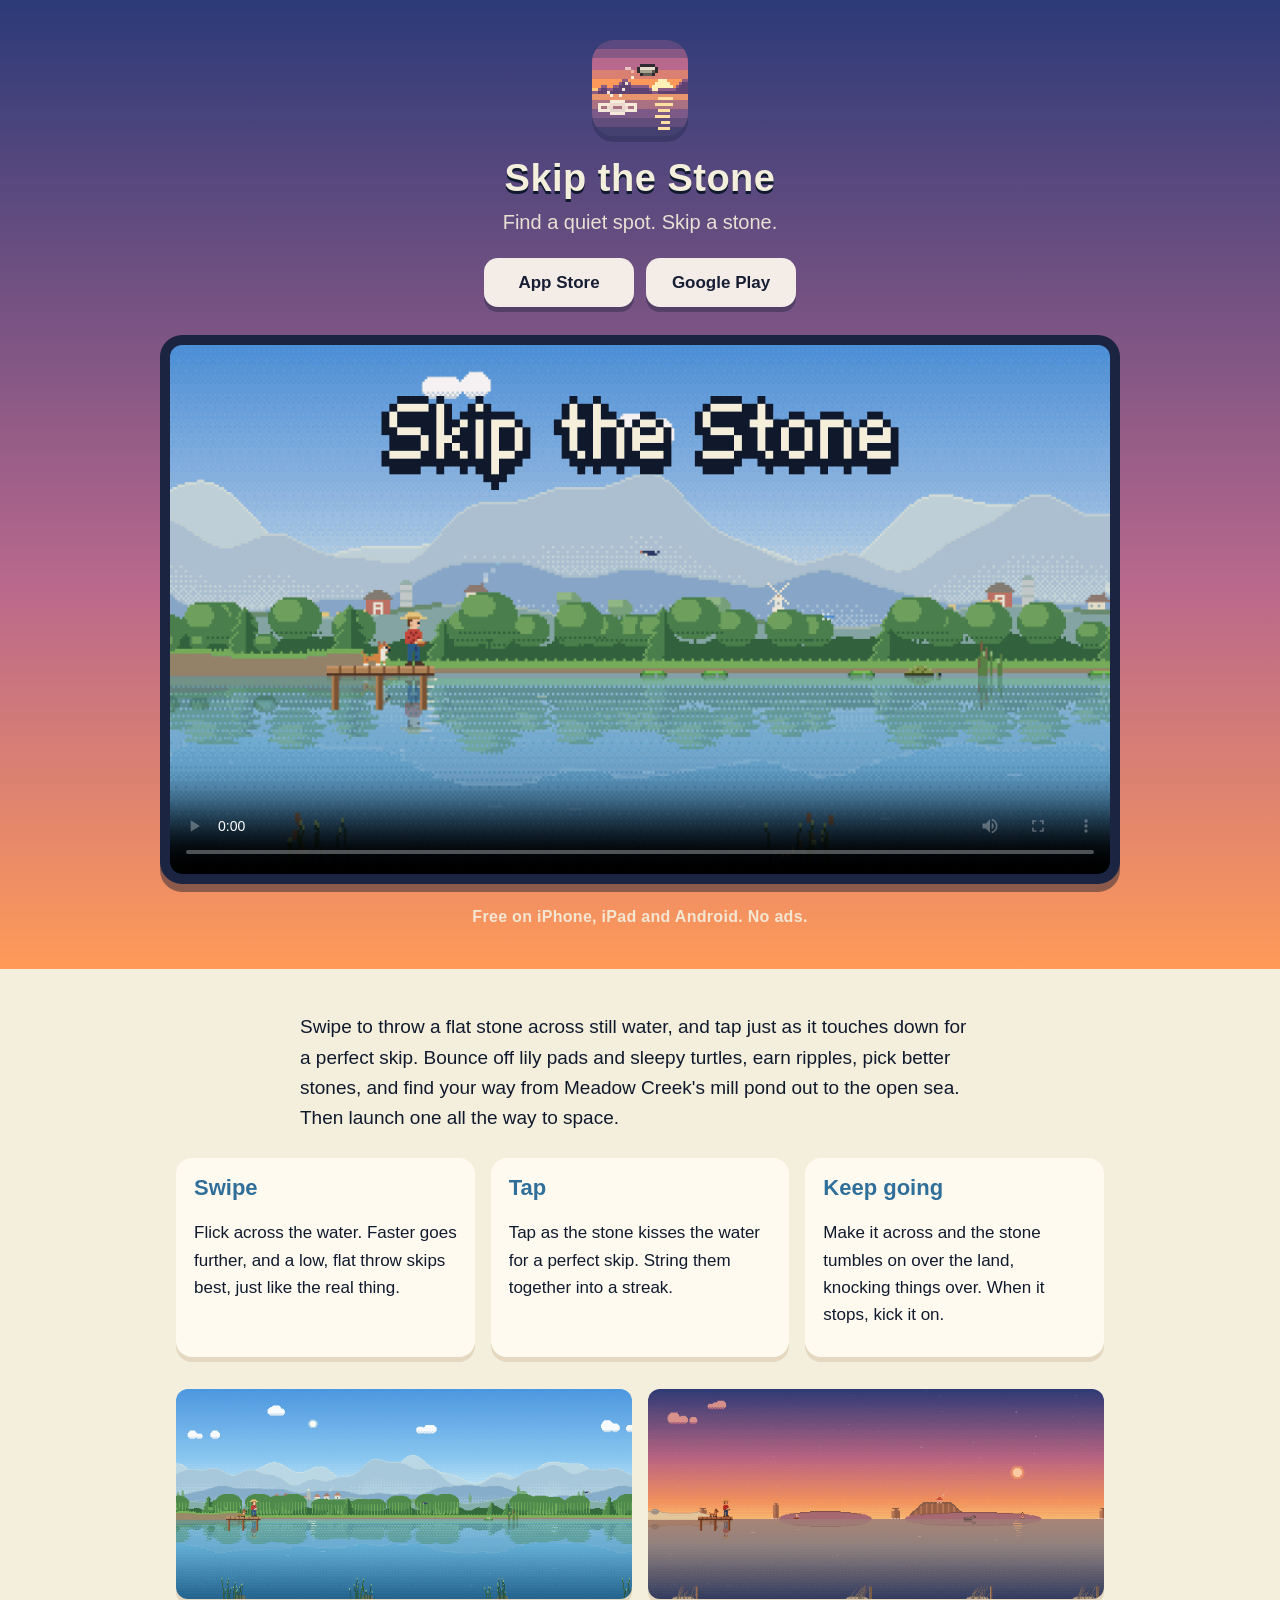
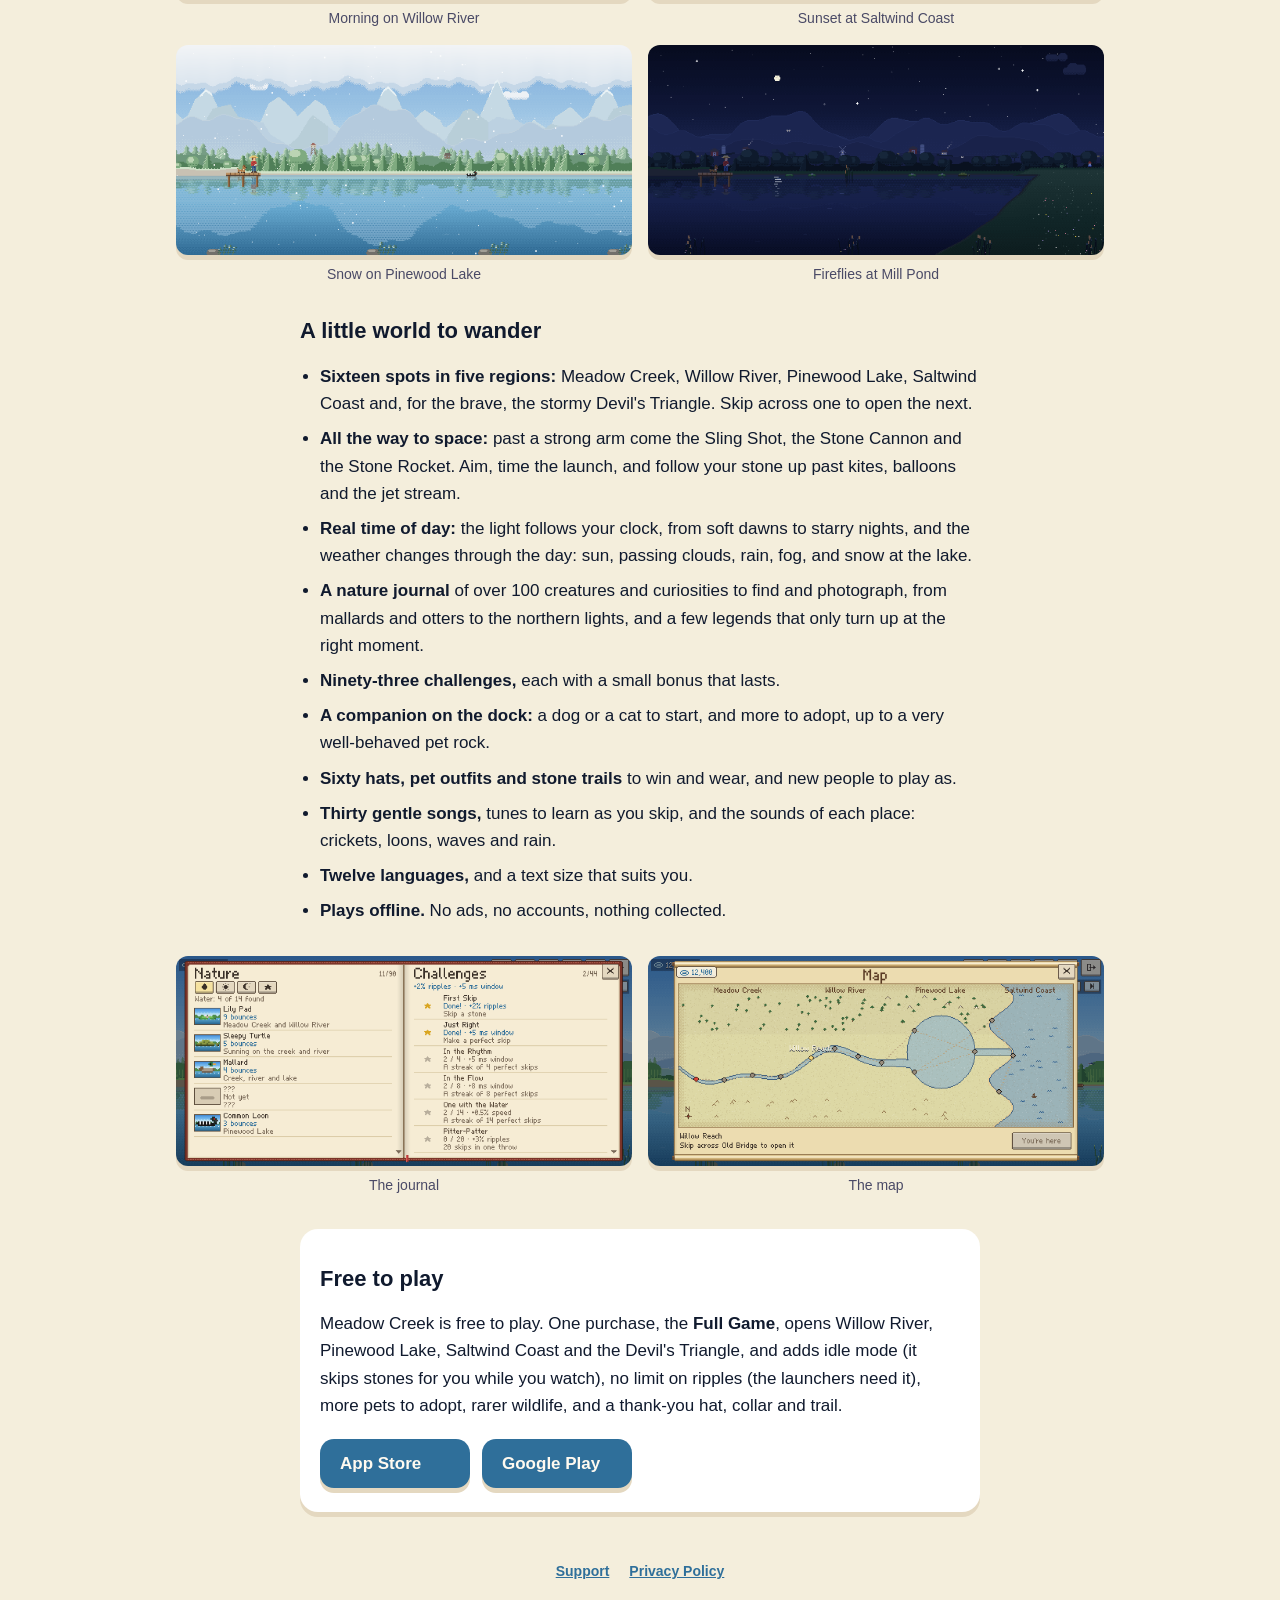
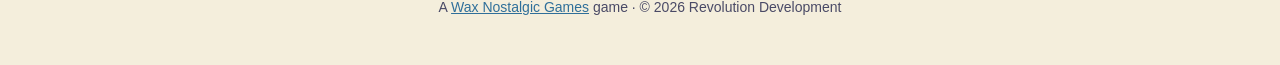
<file: index.html>
<!doctype html>
<html lang="en">
<head>
  <meta charset="utf-8">
  <meta name="viewport" content="width=device-width, initial-scale=1">
  <title>Skip the Stone</title>
  <meta name="description" content="A relaxing pixel-art game of skipping stones across quiet water, from dawn to starry night. Free on the App Store and Google Play.">
  <meta property="og:title" content="Skip the Stone">
  <meta property="og:description" content="Find a quiet spot. Skip a stone. A relaxing pixel-art game, free on the App Store and Google Play.">
  <meta property="og:image" content="https://skipthestone.waxnostalgicgames.com/shots/menu.png">
  <meta property="og:type" content="website">
  <meta name="twitter:card" content="summary_large_image">
  <meta name="theme-color" content="#2c3a78">
  <link rel="icon" href="icon.png">
  <link rel="apple-touch-icon" href="icon.png">
  <link rel="stylesheet" href="style.css">
</head>
<body>
  <header class="hero">
    <img class="icon" src="icon.png" alt="" width="96" height="96">
    <h1>Skip the Stone</h1>
    <p class="tagline">Find a quiet spot. Skip a stone.</p>
    <p class="stores"><a class="store" href="https://apps.apple.com/app/id6817545940?pt=528711&amp;ct=sts-site&amp;mt=8">App Store</a><a class="store" href="https://play.google.com/store/apps/details?id=com.webdevbrian.skipthestone&amp;referrer=utm_source%3Dsite%26utm_medium%3Dweb%26utm_campaign%3Dsts-site">Google Play</a></p>
    <figure class="screen">
      <video controls playsinline preload="metadata" poster="shots/poster.png" width="1920" height="1080">
        <source src="trailer.mp4" type="video/mp4">
        <img src="shots/menu.png" alt="The game's main menu: the thrower dozes on a dock at Mill Pond as the sun sets over the hills." width="1748" height="804">
      </video>
    </figure>
    <p class="soon">Free on iPhone, iPad and Android. No ads.</p>
  </header>

  <main>
    <section class="intro">
      <p>Swipe to throw a flat stone across still water, and tap just as it touches down for a perfect skip. Bounce off lily pads and sleepy turtles, earn ripples, pick better stones, and find your way from Meadow Creek's mill pond out to the open sea. Then launch one all the way to space.</p>
    </section>

    <section class="how">
      <div><h2>Swipe</h2><p>Flick across the water. Faster goes further, and a low, flat throw skips best, just like the real thing.</p></div>
      <div><h2>Tap</h2><p>Tap as the stone kisses the water for a perfect skip. String them together into a streak.</p></div>
      <div><h2>Keep going</h2><p>Make it across and the stone tumbles on over the land, knocking things over. When it stops, kick it on.</p></div>
    </section>

    <section class="gallery">
      <figure><img src="shots/river.png" alt="Morning at Willow Reach: willows along the river, ducks and drifting logs." width="1748" height="804" loading="lazy"><figcaption>Morning on Willow River</figcaption></figure>
      <figure><img src="shots/coast.png" alt="Sunset at Lighthouse Point on Saltwind Coast, with islands and a buoy." width="1748" height="804" loading="lazy"><figcaption>Sunset at Saltwind Coast</figcaption></figure>
      <figure><img src="shots/snow.png" alt="Snow falling over Loon Bay on Pinewood Lake, ringed with pines." width="1748" height="804" loading="lazy"><figcaption>Snow on Pinewood Lake</figcaption></figure>
      <figure><img src="shots/night.png" alt="A starry night at Mill Pond, with a full moon and fireflies over the far bank." width="1748" height="804" loading="lazy"><figcaption>Fireflies at Mill Pond</figcaption></figure>
    </section>

    <section class="features">
      <h2>A little world to wander</h2>
      <ul>
        <li><strong>Sixteen spots in five regions:</strong> Meadow Creek, Willow River, Pinewood Lake, Saltwind Coast and, for the brave, the stormy Devil's Triangle. Skip across one to open the next.</li>
        <li><strong>All the way to space:</strong> past a strong arm come the Sling Shot, the Stone Cannon and the Stone Rocket. Aim, time the launch, and follow your stone up past kites, balloons and the jet stream.</li>
        <li><strong>Real time of day:</strong> the light follows your clock, from soft dawns to starry nights, and the weather changes through the day: sun, passing clouds, rain, fog, and snow at the lake.</li>
        <li><strong>A nature journal</strong> of over 100 creatures and curiosities to find and photograph, from mallards and otters to the northern lights, and a few legends that only turn up at the right moment.</li>
        <li><strong>Ninety-three challenges,</strong> each with a small bonus that lasts.</li>
        <li><strong>A companion on the dock:</strong> a dog or a cat to start, and more to adopt, up to a very well-behaved pet rock.</li>
        <li><strong>Sixty hats, pet outfits and stone trails</strong> to win and wear, and new people to play as.</li>
        <li><strong>Thirty gentle songs,</strong> tunes to learn as you skip, and the sounds of each place: crickets, loons, waves and rain.</li>
        <li><strong>Twelve languages,</strong> and a text size that suits you.</li>
        <li><strong>Plays offline.</strong> No ads, no accounts, nothing collected.</li>
      </ul>
    </section>

    <section class="gallery two">
      <figure><img src="shots/journal.png" alt="The nature journal and the challenges, side by side in a book." width="1748" height="804" loading="lazy"><figcaption>The journal</figcaption></figure>
      <figure><img src="shots/map.png" alt="The map: a river winds from Meadow Creek past Pinewood Lake to the sea." width="1748" height="804" loading="lazy"><figcaption>The map</figcaption></figure>
    </section>

    <section class="price card">
      <h2>Free to play</h2>
      <p>Meadow Creek is free to play. One purchase, the <strong>Full Game</strong>, opens Willow River, Pinewood Lake, Saltwind Coast and the Devil's Triangle, and adds idle mode (it skips stones for you while you watch), no limit on ripples (the launchers need it), more pets to adopt, rarer wildlife, and a thank-you hat, collar and trail.</p>
      <p class="stores"><a class="store" href="https://apps.apple.com/app/id6817545940?pt=528711&amp;ct=sts-site&amp;mt=8">App Store</a><a class="store" href="https://play.google.com/store/apps/details?id=com.webdevbrian.skipthestone&amp;referrer=utm_source%3Dsite%26utm_medium%3Dweb%26utm_campaign%3Dsts-site">Google Play</a></p>
    </section>
  </main>

  <footer>
    <nav><a href="support.html">Support</a><a href="privacy.html">Privacy Policy</a></nav>
    <p>A <a href="https://waxnostalgicgames.com/">Wax Nostalgic Games</a> game · © 2026 Revolution Development</p>
  </footer>
</body>
</html>
</file>
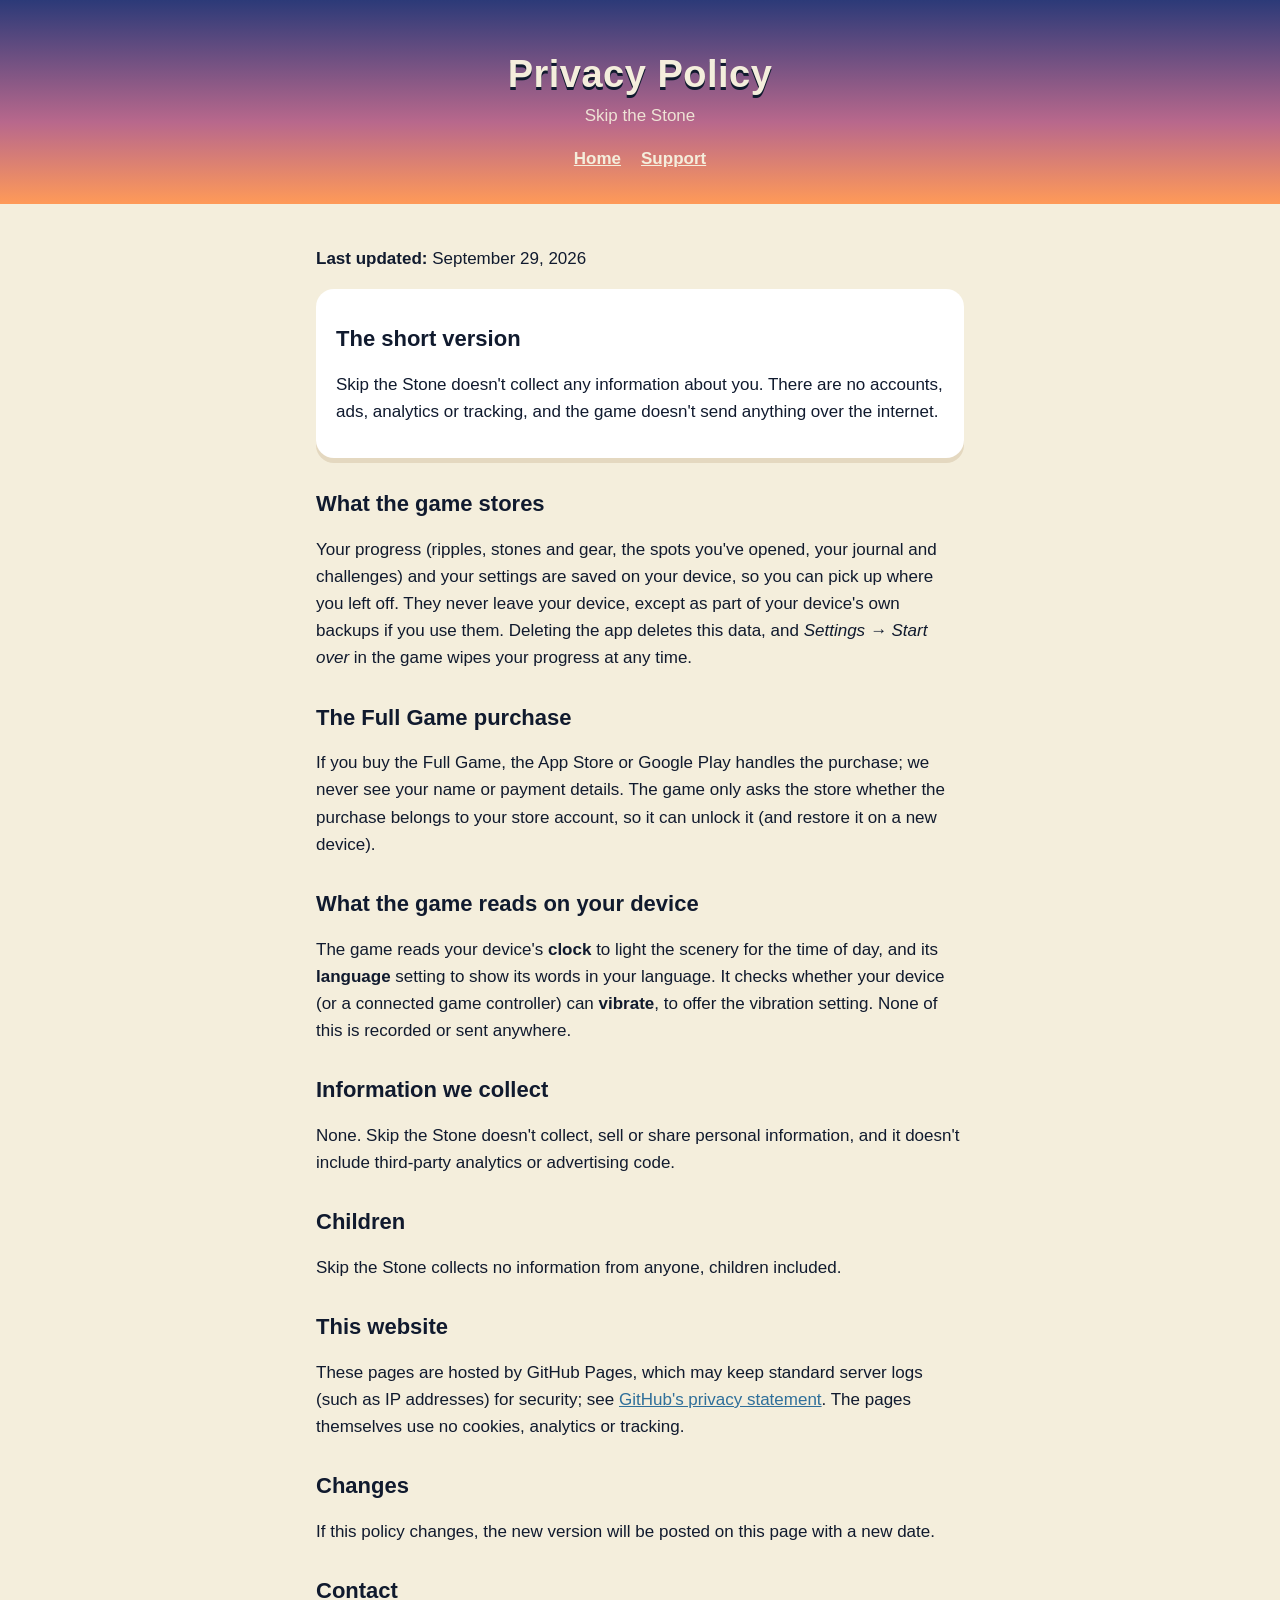
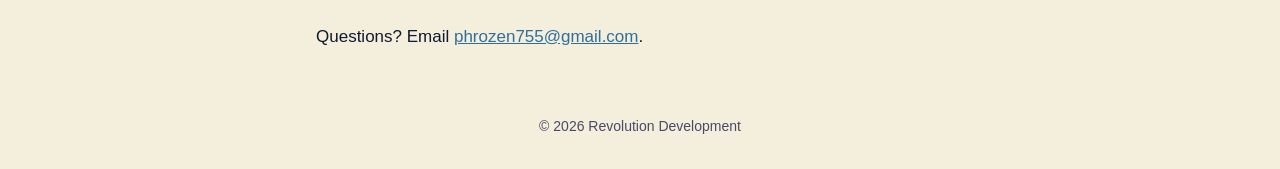
<file: privacy.html>
<!doctype html>
<html lang="en">
<head>
  <meta charset="utf-8">
  <meta name="viewport" content="width=device-width, initial-scale=1">
  <title>Privacy Policy · Skip the Stone</title>
  <meta name="description" content="Skip the Stone's privacy policy: the game collects nothing about you.">
  <link rel="icon" href="icon.png">
  <link rel="stylesheet" href="style.css">
</head>
<body>
  <header>
    <h1>Privacy Policy</h1>
    <p>Skip the Stone</p>
    <nav><a href="index.html">Home</a><a href="support.html">Support</a></nav>
  </header>
  <main>
    <p><strong>Last updated:</strong> September 29, 2026</p>

    <div class="card">
      <h2>The short version</h2>
      <p>Skip the Stone doesn't collect any information about you. There are no accounts, ads, analytics or tracking, and the game doesn't send anything over the internet.</p>
    </div>

    <h2>What the game stores</h2>
    <p>Your progress (ripples, stones and gear, the spots you've opened, your journal and challenges) and your settings are saved on your device, so you can pick up where you left off. They never leave your device, except as part of your device's own backups if you use them. Deleting the app deletes this data, and <em>Settings → Start over</em> in the game wipes your progress at any time.</p>

    <h2>The Full Game purchase</h2>
    <p>If you buy the Full Game, the App Store or Google Play handles the purchase; we never see your name or payment details. The game only asks the store whether the purchase belongs to your store account, so it can unlock it (and restore it on a new device).</p>

    <h2>What the game reads on your device</h2>
    <p>The game reads your device's <strong>clock</strong> to light the scenery for the time of day, and its <strong>language</strong> setting to show its words in your language. It checks whether your device (or a connected game controller) can <strong>vibrate</strong>, to offer the vibration setting. None of this is recorded or sent anywhere.</p>

    <h2>Information we collect</h2>
    <p>None. Skip the Stone doesn't collect, sell or share personal information, and it doesn't include third-party analytics or advertising code.</p>

    <h2>Children</h2>
    <p>Skip the Stone collects no information from anyone, children included.</p>

    <h2>This website</h2>
    <p>These pages are hosted by GitHub Pages, which may keep standard server logs (such as IP addresses) for security; see <a href="https://docs.github.com/en/site-policy/privacy-policies/github-general-privacy-statement">GitHub's privacy statement</a>. The pages themselves use no cookies, analytics or tracking.</p>

    <h2>Changes</h2>
    <p>If this policy changes, the new version will be posted on this page with a new date.</p>

    <h2>Contact</h2>
    <p>Questions? Email <a href="mailto:phrozen755@gmail.com">phrozen755@gmail.com</a>.</p>
  </main>
  <footer>© 2026 Revolution Development</footer>
</body>
</html>
</file>
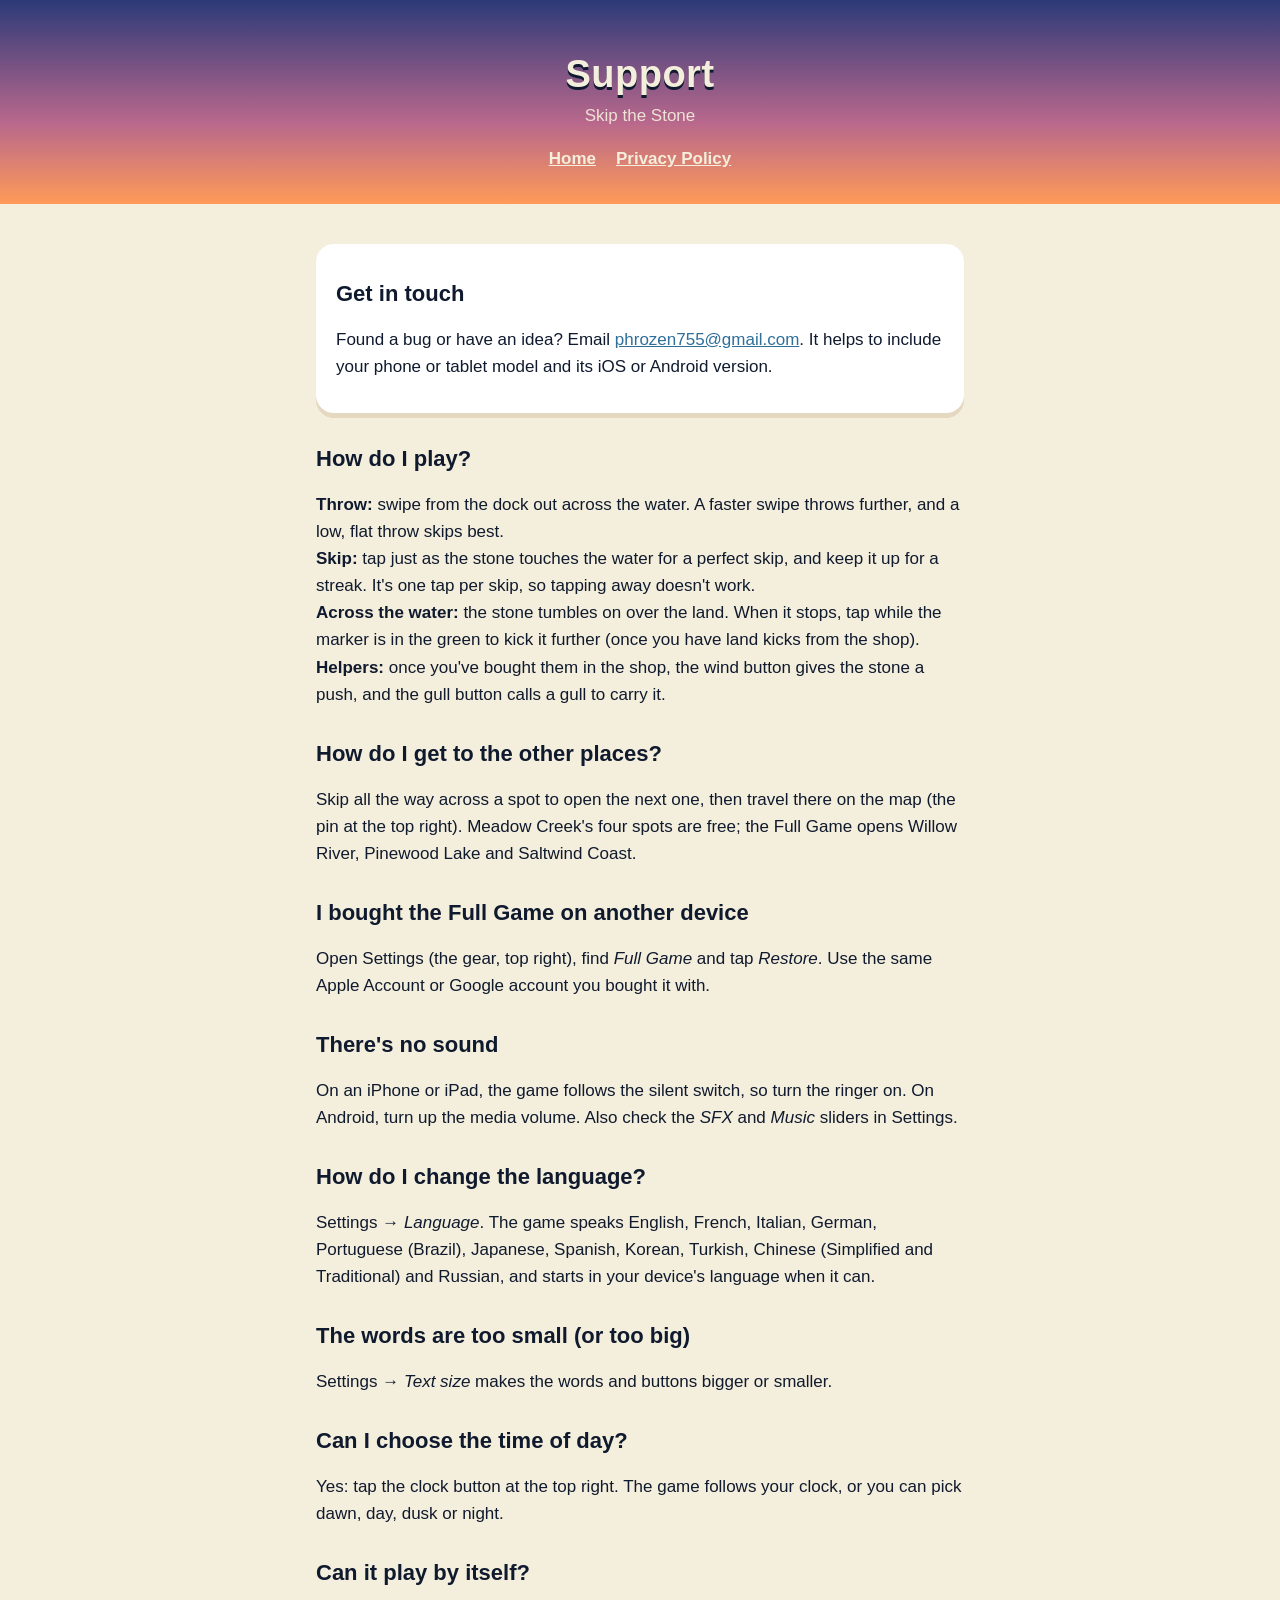
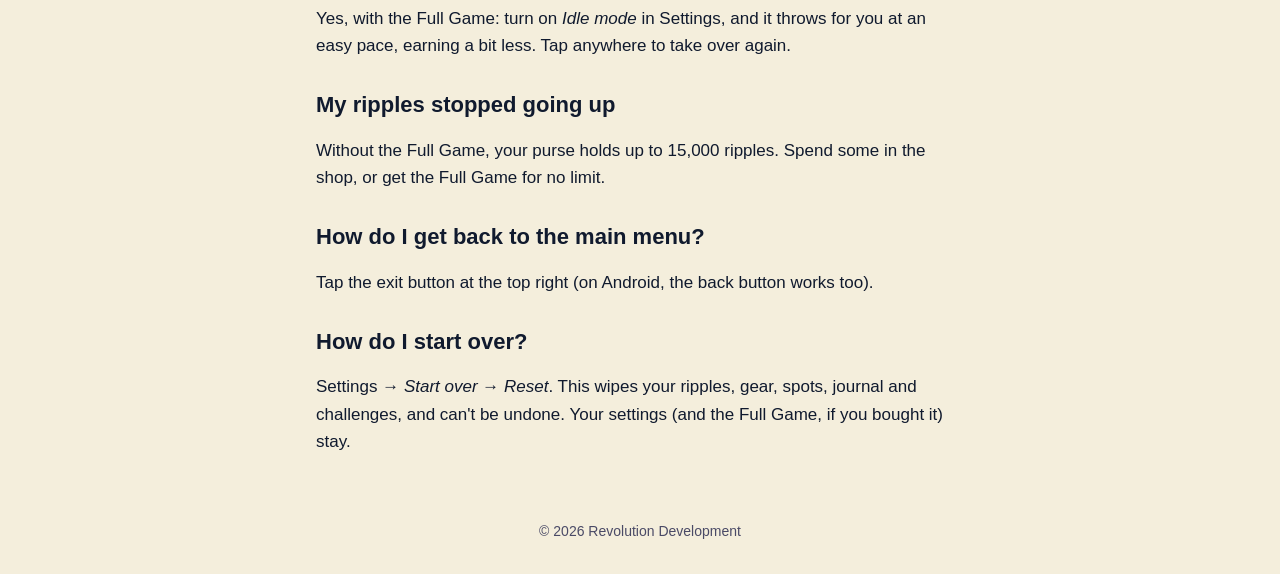
<file: support.html>
<!doctype html>
<html lang="en">
<head>
  <meta charset="utf-8">
  <meta name="viewport" content="width=device-width, initial-scale=1">
  <title>Support · Skip the Stone</title>
  <meta name="description" content="Help with Skip the Stone: how to play, restoring the Full Game, sound, languages, and how to get in touch.">
  <link rel="icon" href="icon.png">
  <link rel="stylesheet" href="style.css">
</head>
<body>
  <header>
    <h1>Support</h1>
    <p>Skip the Stone</p>
    <nav><a href="index.html">Home</a><a href="privacy.html">Privacy Policy</a></nav>
  </header>
  <main>
    <div class="card">
      <h2>Get in touch</h2>
      <p>Found a bug or have an idea? Email <a href="mailto:phrozen755@gmail.com">phrozen755@gmail.com</a>. It helps to include your phone or tablet model and its iOS or Android version.</p>
    </div>

    <h2>How do I play?</h2>
    <p><strong>Throw:</strong> swipe from the dock out across the water. A faster swipe throws further, and a low, flat throw skips best.<br>
    <strong>Skip:</strong> tap just as the stone touches the water for a perfect skip, and keep it up for a streak. It's one tap per skip, so tapping away doesn't work.<br>
    <strong>Across the water:</strong> the stone tumbles on over the land. When it stops, tap while the marker is in the green to kick it further (once you have land kicks from the shop).<br>
    <strong>Helpers:</strong> once you've bought them in the shop, the wind button gives the stone a push, and the gull button calls a gull to carry it.</p>

    <h2>How do I get to the other places?</h2>
    <p>Skip all the way across a spot to open the next one, then travel there on the map (the pin at the top right). Meadow Creek's four spots are free; the Full Game opens Willow River, Pinewood Lake and Saltwind Coast.</p>

    <h2>I bought the Full Game on another device</h2>
    <p>Open Settings (the gear, top right), find <em>Full Game</em> and tap <em>Restore</em>. Use the same Apple Account or Google account you bought it with.</p>

    <h2>There's no sound</h2>
    <p>On an iPhone or iPad, the game follows the silent switch, so turn the ringer on. On Android, turn up the media volume. Also check the <em>SFX</em> and <em>Music</em> sliders in Settings.</p>

    <h2>How do I change the language?</h2>
    <p>Settings → <em>Language</em>. The game speaks English, French, Italian, German, Portuguese (Brazil), Japanese, Spanish, Korean, Turkish, Chinese (Simplified and Traditional) and Russian, and starts in your device's language when it can.</p>

    <h2>The words are too small (or too big)</h2>
    <p>Settings → <em>Text size</em> makes the words and buttons bigger or smaller.</p>

    <h2>Can I choose the time of day?</h2>
    <p>Yes: tap the clock button at the top right. The game follows your clock, or you can pick dawn, day, dusk or night.</p>

    <h2>Can it play by itself?</h2>
    <p>Yes, with the Full Game: turn on <em>Idle mode</em> in Settings, and it throws for you at an easy pace, earning a bit less. Tap anywhere to take over again.</p>

    <h2>My ripples stopped going up</h2>
    <p>Without the Full Game, your purse holds up to 15,000 ripples. Spend some in the shop, or get the Full Game for no limit.</p>

    <h2>How do I get back to the main menu?</h2>
    <p>Tap the exit button at the top right (on Android, the back button works too).</p>

    <h2>How do I start over?</h2>
    <p>Settings → <em>Start over</em> → <em>Reset</em>. This wipes your ripples, gear, spots, journal and challenges, and can't be undone. Your settings (and the Full Game, if you bought it) stay.</p>
  </main>
  <footer>© 2026 Revolution Development</footer>
</body>
</html>
</file>
<file: style.css>
/* Skip the Stone's public pages: the game's sunset palette, readable on a phone. */
:root {
  --ink: #101a2e; --ink-soft: #4a4a66; --cream: #f4eedc; --cream-dark: #e4d8c0; --paper: #fffaf0;
  --teal: #2f6f9a; --dusk-top: #2c3a78; --dusk-mid: #b8688c; --dusk-low: #ff9a58;
}
* { box-sizing: border-box; }
html { -webkit-text-size-adjust: 100%; }
body { margin: 0; background: var(--cream); color: var(--ink); font: 17px/1.6 -apple-system, BlinkMacSystemFont, "Segoe UI", Roboto, sans-serif; }
img { max-width: 100%; height: auto; }
a { color: var(--teal); }

/* The header: a dusk sky, as in the game. */
header { background: linear-gradient(180deg, var(--dusk-top), var(--dusk-mid) 60%, var(--dusk-low)); color: var(--cream); padding: 40px 16px 32px; text-align: center; }
header .icon, header > img { width: 96px; height: 96px; border-radius: 22px; image-rendering: pixelated; box-shadow: 0 6px 0 rgba(27, 36, 64, .35); }
header h1 { margin: 12px 0 0; font-size: 38px; line-height: 1.2; letter-spacing: .5px; text-shadow: 0 3px 0 var(--ink); }
header p { margin: 4px 0 0; opacity: .92; }
nav { display: flex; gap: 20px; justify-content: center; flex-wrap: wrap; margin-top: 16px; }
header nav a { color: var(--cream); font-weight: 600; }

/* The landing page's header: the game on a screen, and when it's out. */
.hero { padding-bottom: 40px; }
.tagline { font-size: 20px; }
.screen { margin: 28px auto 0; max-width: 960px; padding: 10px; background: #1b2440; border-radius: 22px; box-shadow: 0 8px 0 rgba(16, 26, 46, .45); }
.screen img, .screen video { display: block; width: 100%; height: auto; border-radius: 12px; background: #1b2440; }
.soon { margin-top: 20px; font-weight: 600; font-size: 16px; letter-spacing: .3px; }
.stores { display: flex; gap: 12px; justify-content: center; flex-wrap: wrap; margin: 20px 0 0; }
.store { display: inline-block; min-width: 150px; padding: 11px 20px; border-radius: 14px; background: var(--paper); color: var(--ink); font-weight: 700; text-decoration: none; box-shadow: 0 5px 0 rgba(16, 26, 46, .35); }
.store:hover, .store:focus-visible { transform: translateY(-2px); }
.price .stores { justify-content: flex-start; margin-bottom: 8px; }
.price .store { background: var(--teal); color: var(--paper); box-shadow: 0 5px 0 var(--cream-dark); }

main { max-width: 680px; margin: 0 auto; padding: 24px 16px 48px; }
h2 { font-size: 22px; line-height: 1.3; margin: 32px 0 8px; }
.card { background: #fff; border-radius: 18px; padding: 4px 20px 16px; box-shadow: 0 5px 0 var(--cream-dark); margin: 16px 0; }

/* The landing page: wider than the text pages, for the pictures. */
.hero ~ main { max-width: 960px; }
.intro { max-width: 680px; margin: 8px auto 0; font-size: 19px; }
.how { display: grid; grid-template-columns: repeat(3, 1fr); gap: 16px; margin: 24px 0 8px; }
.how div { background: var(--paper); border-radius: 16px; padding: 4px 18px 12px; box-shadow: 0 5px 0 var(--cream-dark); }
.how h2 { margin-top: 12px; color: var(--teal); }
.gallery { display: grid; grid-template-columns: 1fr 1fr; gap: 16px; margin: 32px 0; }
.gallery figure { margin: 0; }
.gallery img { display: block; width: 100%; border-radius: 12px; box-shadow: 0 5px 0 var(--cream-dark); background: #1b2440; }
.gallery figcaption { font-size: 14px; color: var(--ink-soft); margin-top: 8px; text-align: center; }
.features { max-width: 680px; margin: 0 auto; }
.features ul { padding-left: 20px; }
.features li { margin: 8px 0; }
.price { max-width: 680px; margin: 32px auto 0; }

footer { text-align: center; color: var(--ink-soft); font-size: 14px; padding: 0 16px 32px; }
footer nav { margin: 0 0 8px; }
footer nav a { font-weight: 600; }

@media (max-width: 640px) {
  header h1 { font-size: 32px; }
  .how, .gallery { grid-template-columns: 1fr; }
  .screen { padding: 6px; border-radius: 16px; }
  .screen img, .screen video { border-radius: 10px; }
}
</file>
